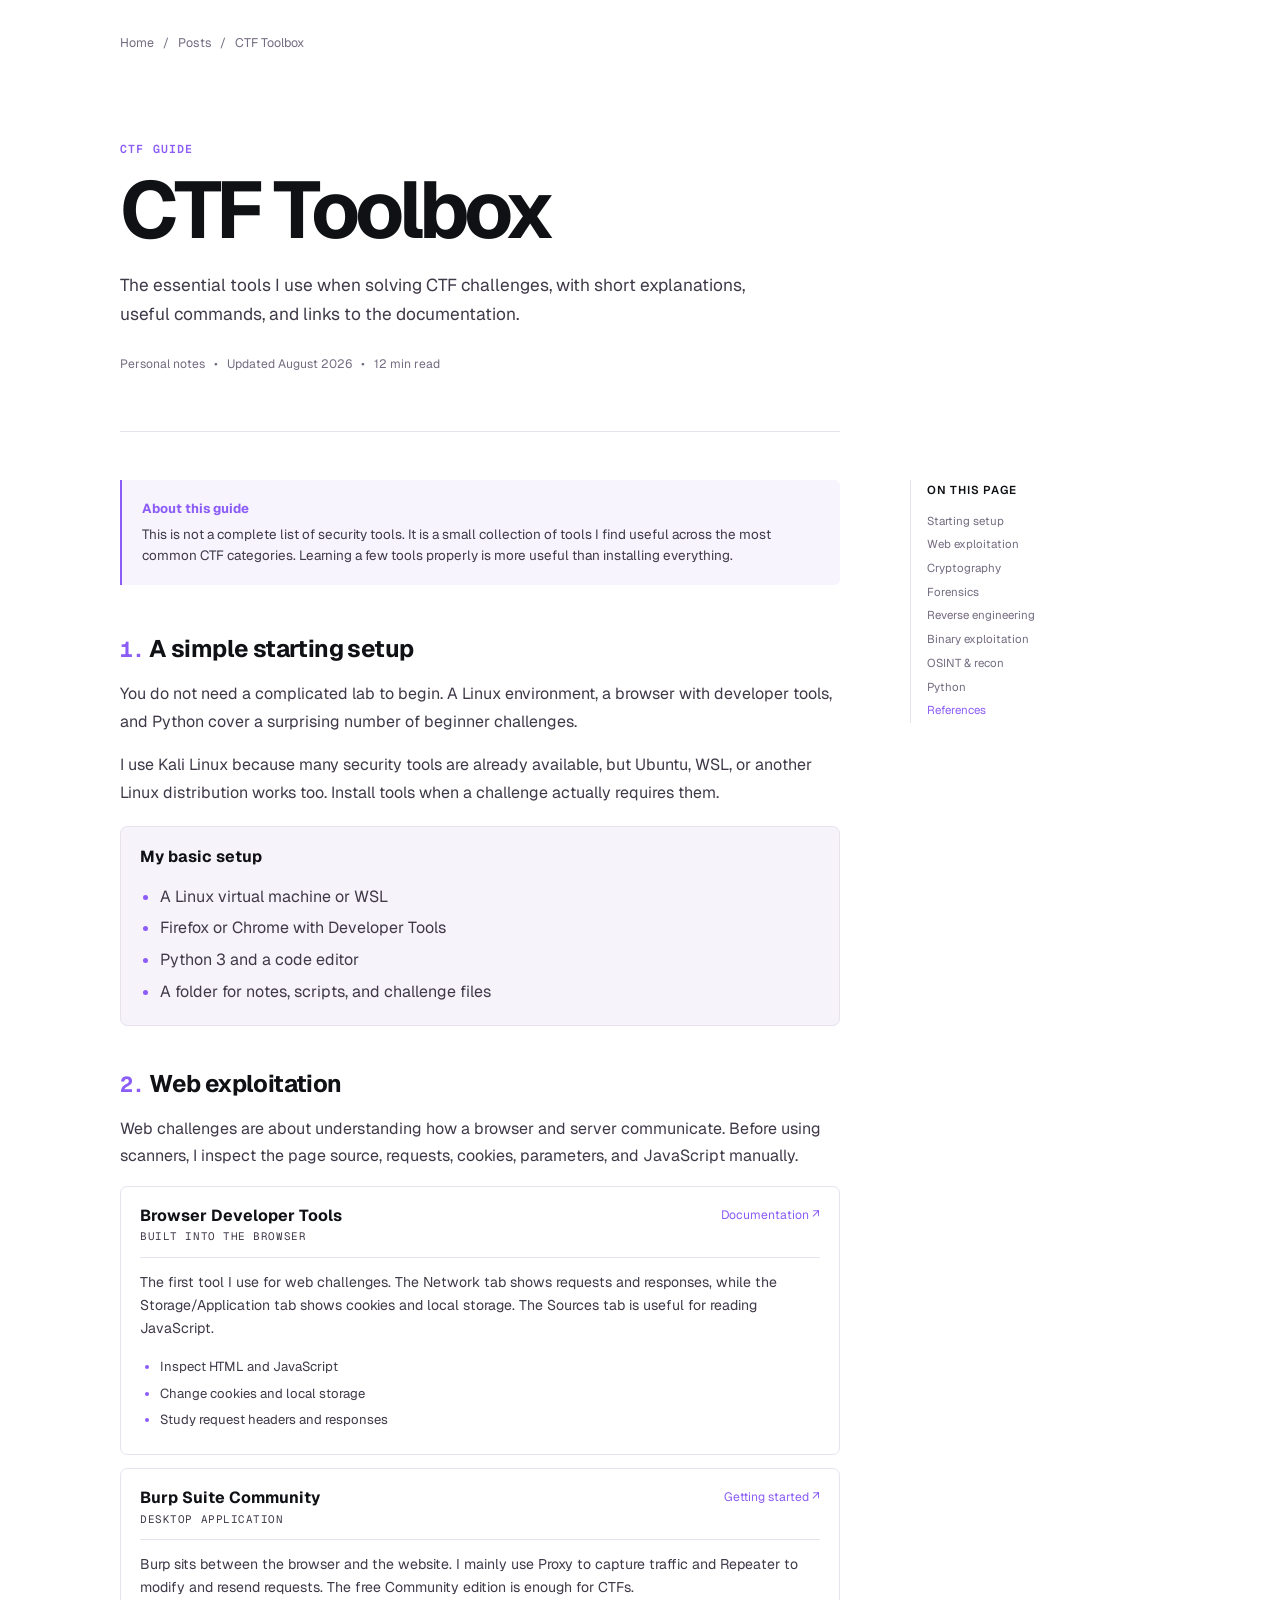
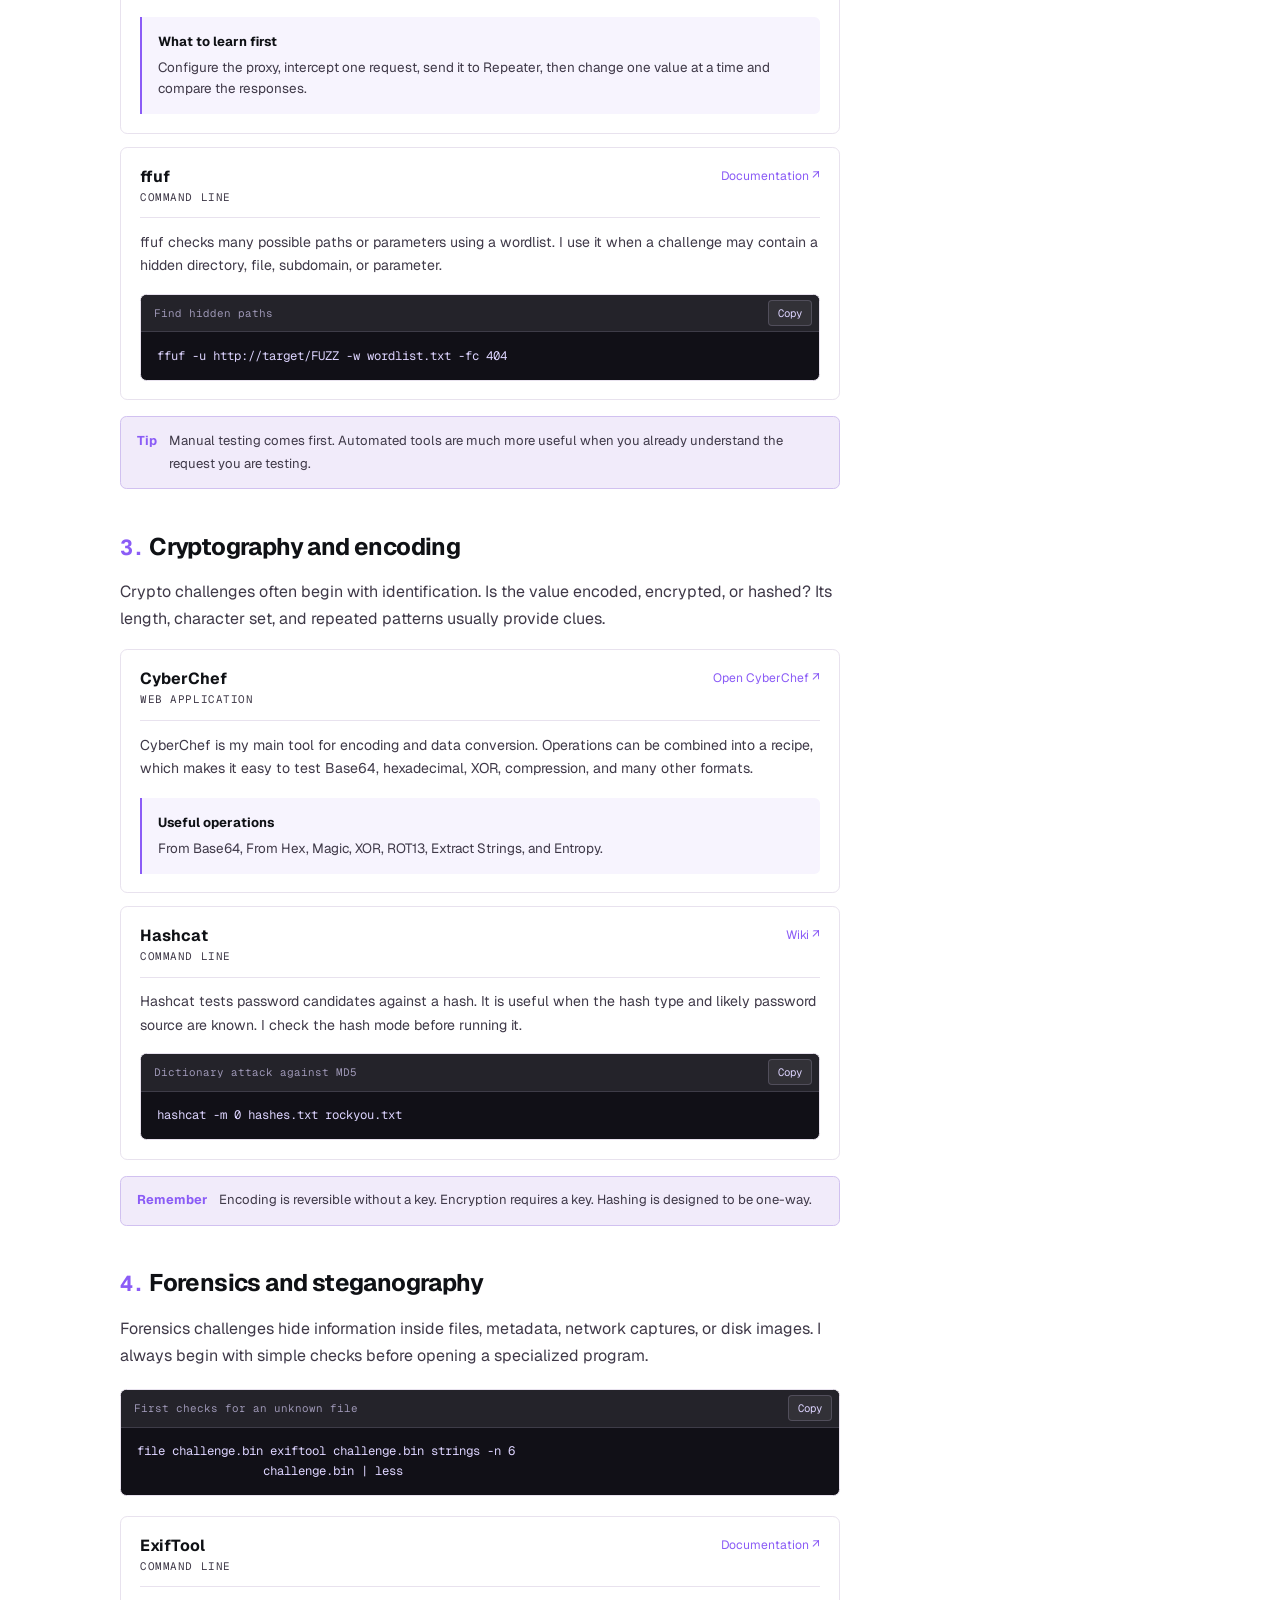
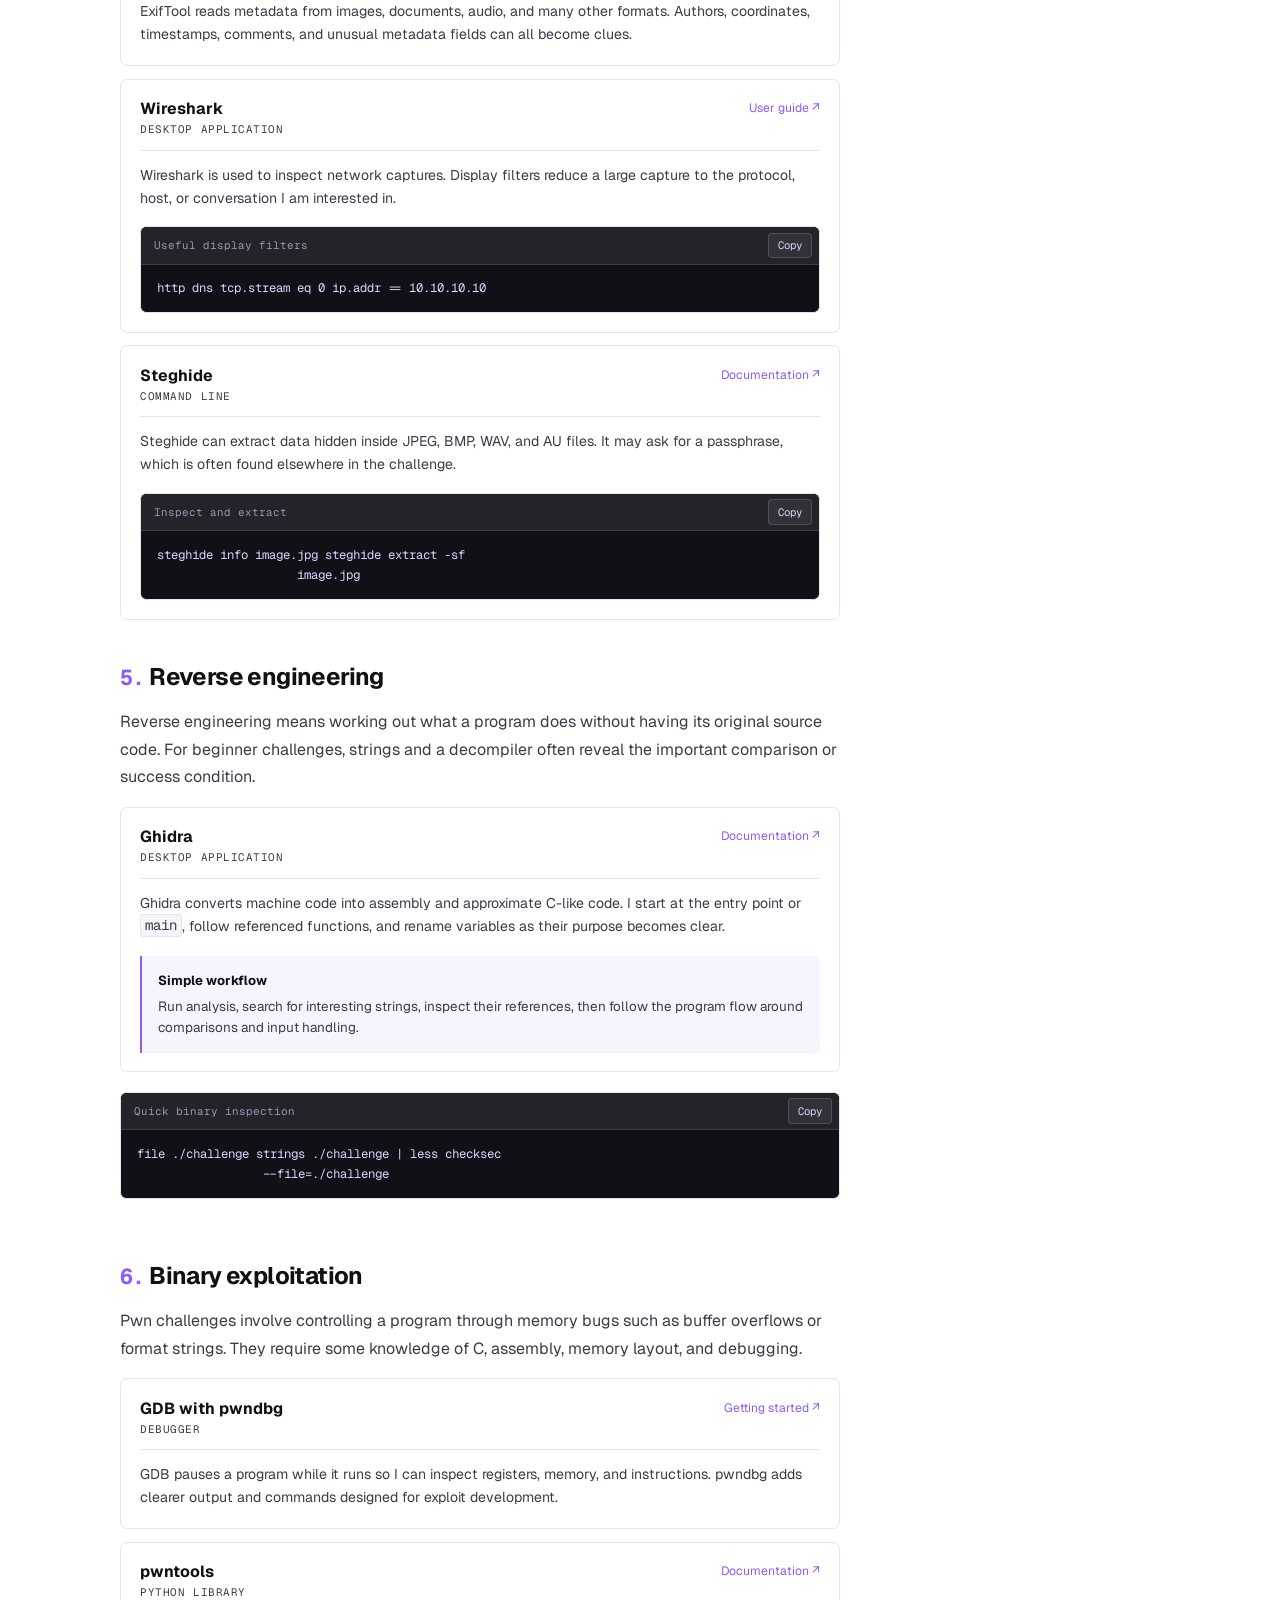
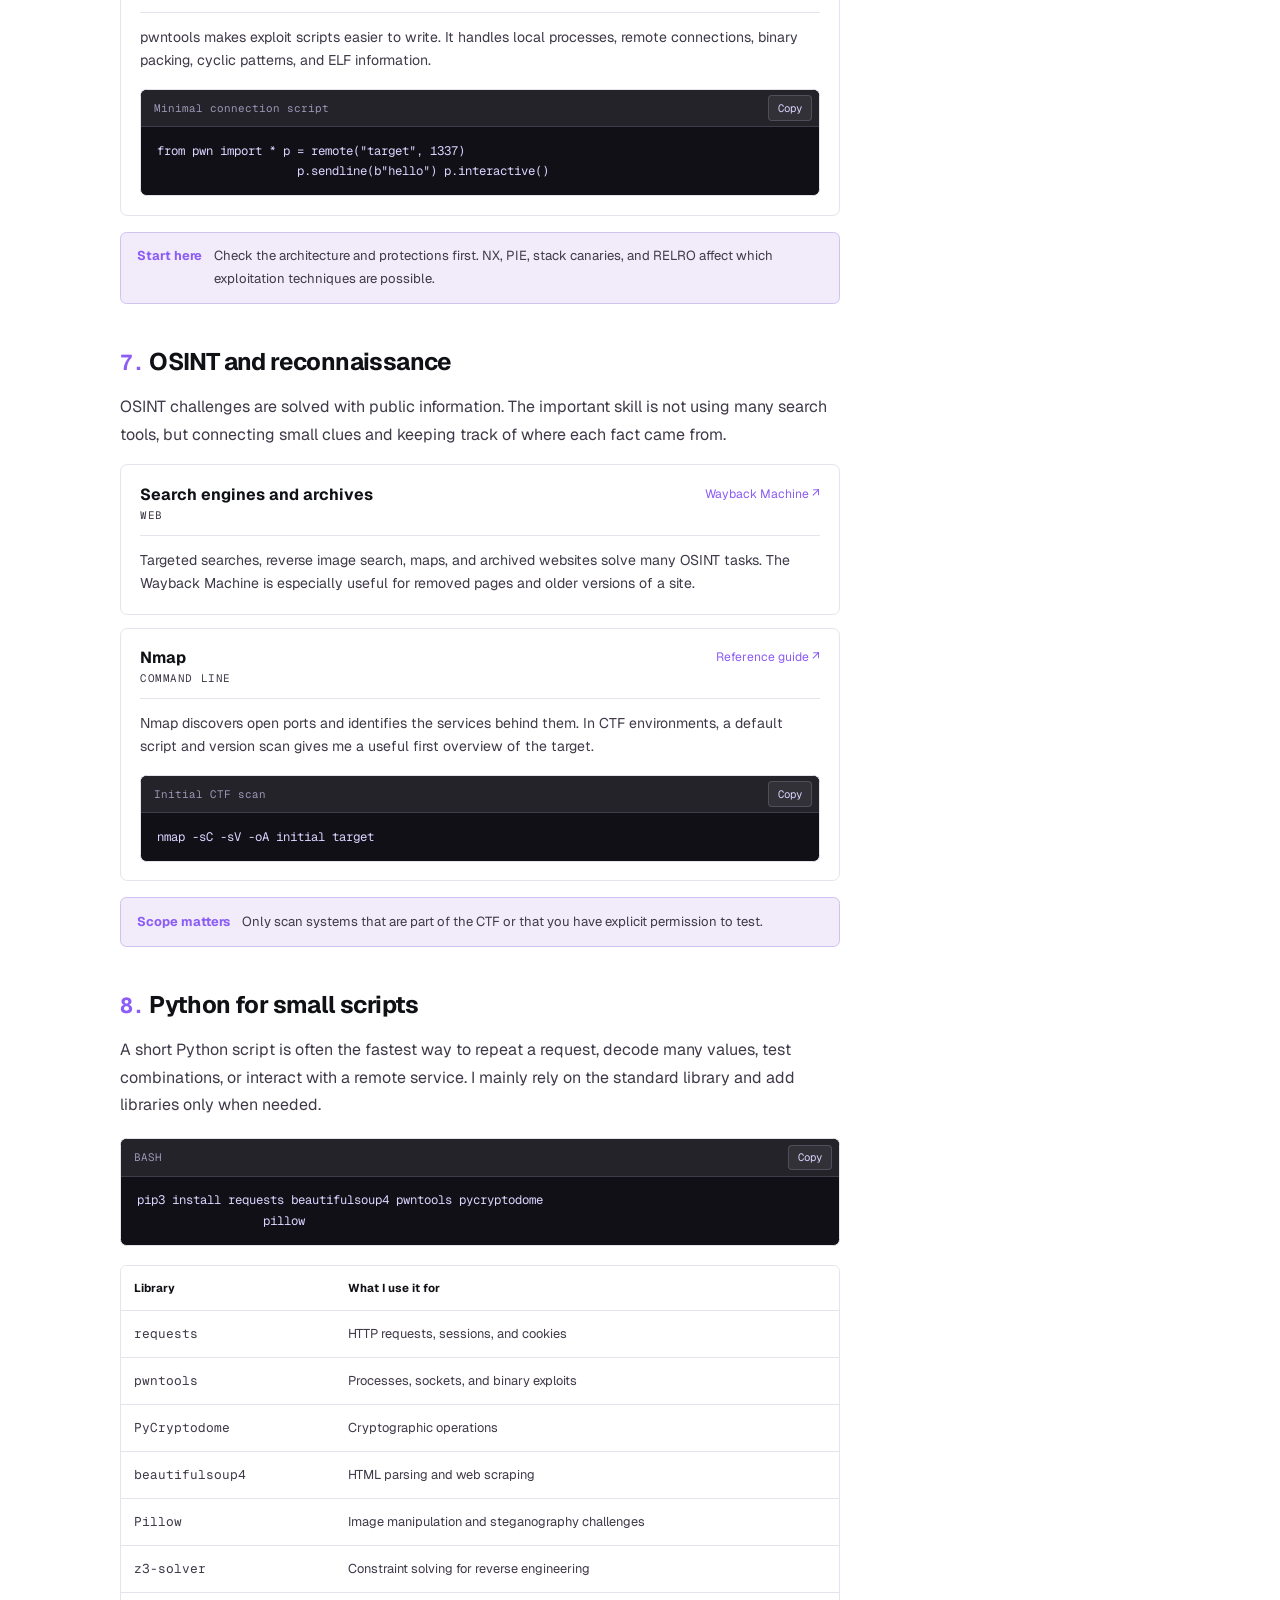
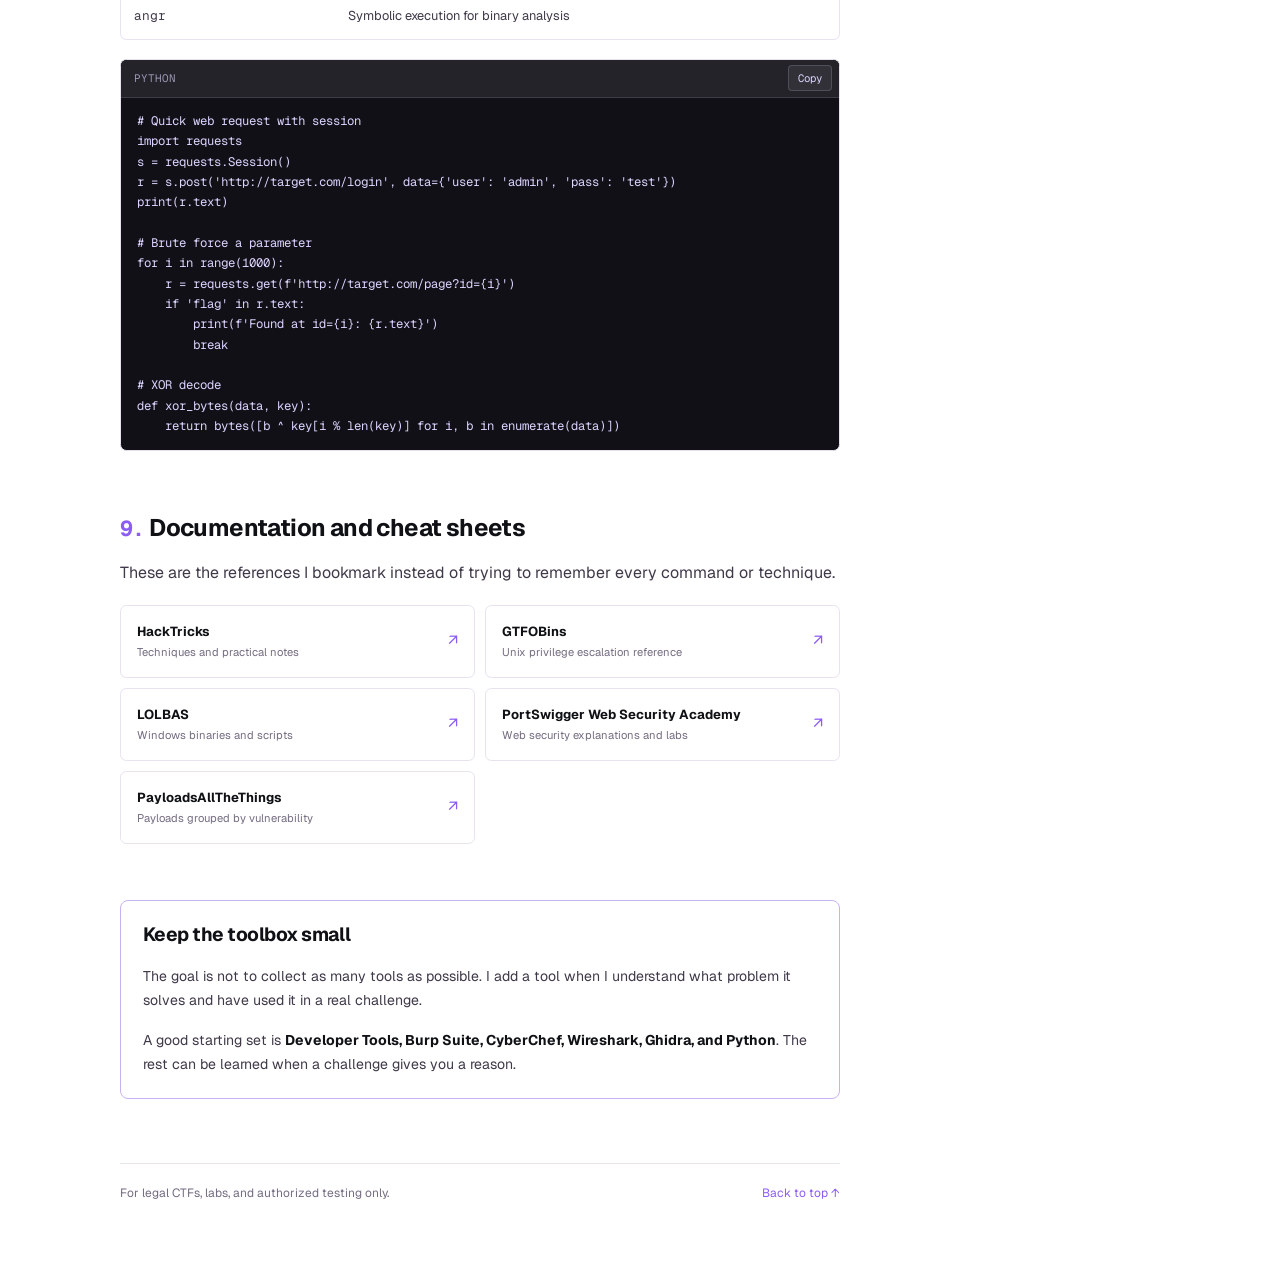
<file: posts/static-malware-analysis.html>
<!doctype html>
<html lang="en">
  <head>
    <meta charset="utf-8" />
    <meta name="viewport" content="width=device-width, initial-scale=1" />
    <meta
      name="description"
      content="A personal guide to the essential tools I use for CTF challenges."
    />
    <title>CTF Toolbox — Essential tools and notes</title>
    <link rel="preconnect" href="https://fonts.googleapis.com" />
    <link rel="preconnect" href="https://fonts.gstatic.com" crossorigin />
    <link
      href="https://fonts.googleapis.com/css2?family=Geist:wght@400;500;600;700&family=Geist+Mono:wght@400;500&display=swap"
      rel="stylesheet"
    />
    <link rel="stylesheet" href="../css/style.css" />
    <link rel="stylesheet" href="../css/ctf.css" />
    <script src="../js/main.js" defer></script>
  </head>
  <body class="ctf-page">
    <a class="ctf-skip" href="#article">Skip to article</a>

    <main class="ctf-container">
      <nav class="ctf-breadcrumb" aria-label="Breadcrumb">
        <a href="../index.html">Home</a><span>/</span
        ><a href="../posts.html">Posts</a><span>/</span><span>CTF Toolbox</span>
      </nav>

      <article class="ctf-article" id="article">
        <header class="ctf-header">
          <p class="ctf-label">CTF GUIDE</p>
          <h1>CTF Toolbox</h1>
          <p class="ctf-lead">
            The essential tools I use when solving CTF challenges, with short
            explanations, useful commands, and links to the documentation.
          </p>
          <div class="ctf-byline">
            <span>Personal notes</span><span>•</span
            ><span>Updated August 2026</span><span>•</span
            ><span>12 min read</span>
          </div>
        </header>

        <div class="ctf-layout">
          <div class="ctf-content">
            <div class="ctf-note ctf-note-intro">
              <strong>About this guide</strong>
              <p>
                This is not a complete list of security tools. It is a small
                collection of tools I find useful across the most common CTF
                categories. Learning a few tools properly is more useful than
                installing everything.
              </p>
            </div>

            <section id="setup">
              <h2><span>1.</span> A simple starting setup</h2>
              <p>
                You do not need a complicated lab to begin. A Linux environment,
                a browser with developer tools, and Python cover a surprising
                number of beginner challenges.
              </p>
              <p>
                I use Kali Linux because many security tools are already
                available, but Ubuntu, WSL, or another Linux distribution works
                too. Install tools when a challenge actually requires them.
              </p>
              <div class="ctf-checklist">
                <p><strong>My basic setup</strong></p>
                <ul>
                  <li>A Linux virtual machine or WSL</li>
                  <li>Firefox or Chrome with Developer Tools</li>
                  <li>Python 3 and a code editor</li>
                  <li>A folder for notes, scripts, and challenge files</li>
                </ul>
              </div>
            </section>

            <section id="web">
              <h2><span>2.</span> Web exploitation</h2>
              <p>
                Web challenges are about understanding how a browser and server
                communicate. Before using scanners, I inspect the page source,
                requests, cookies, parameters, and JavaScript manually.
              </p>

              <div class="ctf-tool">
                <div class="ctf-tool-head">
                  <div>
                    <h3>Browser Developer Tools</h3>
                    <p class="ctf-tool-type">Built into the browser</p>
                  </div>
                  <a
                    href="https://developer.mozilla.org/en-US/docs/Learn_web_development/Howto/Tools_and_setup/What_are_browser_developer_tools"
                    target="_blank"
                    rel="noopener"
                    >Documentation ↗</a
                  >
                </div>
                <p>
                  The first tool I use for web challenges. The Network tab shows
                  requests and responses, while the Storage/Application tab
                  shows cookies and local storage. The Sources tab is useful for
                  reading JavaScript.
                </p>
                <ul>
                  <li>Inspect HTML and JavaScript</li>
                  <li>Change cookies and local storage</li>
                  <li>Study request headers and responses</li>
                </ul>
              </div>

              <div class="ctf-tool">
                <div class="ctf-tool-head">
                  <div>
                    <h3>Burp Suite Community</h3>
                    <p class="ctf-tool-type">Desktop application</p>
                  </div>
                  <a
                    href="https://portswigger.net/burp/documentation/desktop/getting-started"
                    target="_blank"
                    rel="noopener"
                    >Getting started ↗</a
                  >
                </div>
                <p>
                  Burp sits between the browser and the website. I mainly use
                  Proxy to capture traffic and Repeater to modify and resend
                  requests. The free Community edition is enough for CTFs.
                </p>
                <div class="ctf-note">
                  <strong>What to learn first</strong>
                  <p>
                    Configure the proxy, intercept one request, send it to
                    Repeater, then change one value at a time and compare the
                    responses.
                  </p>
                </div>
              </div>

              <div class="ctf-tool">
                <div class="ctf-tool-head">
                  <div>
                    <h3>ffuf</h3>
                    <p class="ctf-tool-type">Command line</p>
                  </div>
                  <a
                    href="https://github.com/ffuf/ffuf"
                    target="_blank"
                    rel="noopener"
                    >Documentation ↗</a
                  >
                </div>
                <p>
                  ffuf checks many possible paths or parameters using a
                  wordlist. I use it when a challenge may contain a hidden
                  directory, file, subdomain, or parameter.
                </p>
                <div class="ctf-code">
                  <div>
                    <span>Find hidden paths</span
                    ><button type="button" data-copy>Copy</button>
                  </div>
                  <code
                    >ffuf -u http://target/FUZZ -w wordlist.txt -fc 404</code
                  >
                </div>
              </div>

              <div class="ctf-tip">
                <strong>Tip</strong>
                <p>
                  Manual testing comes first. Automated tools are much more
                  useful when you already understand the request you are
                  testing.
                </p>
              </div>
            </section>

            <section id="crypto">
              <h2><span>3.</span> Cryptography and encoding</h2>
              <p>
                Crypto challenges often begin with identification. Is the value
                encoded, encrypted, or hashed? Its length, character set, and
                repeated patterns usually provide clues.
              </p>

              <div class="ctf-tool">
                <div class="ctf-tool-head">
                  <div>
                    <h3>CyberChef</h3>
                    <p class="ctf-tool-type">Web application</p>
                  </div>
                  <a
                    href="https://gchq.github.io/CyberChef/"
                    target="_blank"
                    rel="noopener"
                    >Open CyberChef ↗</a
                  >
                </div>
                <p>
                  CyberChef is my main tool for encoding and data conversion.
                  Operations can be combined into a recipe, which makes it easy
                  to test Base64, hexadecimal, XOR, compression, and many other
                  formats.
                </p>
                <div class="ctf-note">
                  <strong>Useful operations</strong>
                  <p>
                    From Base64, From Hex, Magic, XOR, ROT13, Extract Strings,
                    and Entropy.
                  </p>
                </div>
              </div>

              <div class="ctf-tool">
                <div class="ctf-tool-head">
                  <div>
                    <h3>Hashcat</h3>
                    <p class="ctf-tool-type">Command line</p>
                  </div>
                  <a
                    href="https://hashcat.net/wiki/"
                    target="_blank"
                    rel="noopener"
                    >Wiki ↗</a
                  >
                </div>
                <p>
                  Hashcat tests password candidates against a hash. It is useful
                  when the hash type and likely password source are known. I
                  check the hash mode before running it.
                </p>
                <div class="ctf-code">
                  <div>
                    <span>Dictionary attack against MD5</span
                    ><button type="button" data-copy>Copy</button>
                  </div>
                  <code>hashcat -m 0 hashes.txt rockyou.txt</code>
                </div>
              </div>

              <div class="ctf-tip">
                <strong>Remember</strong>
                <p>
                  Encoding is reversible without a key. Encryption requires a
                  key. Hashing is designed to be one-way.
                </p>
              </div>
            </section>

            <section id="forensics">
              <h2><span>4.</span> Forensics and steganography</h2>
              <p>
                Forensics challenges hide information inside files, metadata,
                network captures, or disk images. I always begin with simple
                checks before opening a specialized program.
              </p>

              <div class="ctf-code">
                <div>
                  <span>First checks for an unknown file</span
                  ><button type="button" data-copy>Copy</button>
                </div>
                <code
                  >file challenge.bin exiftool challenge.bin strings -n 6
                  challenge.bin | less</code
                >
              </div>

              <div class="ctf-tool">
                <div class="ctf-tool-head">
                  <div>
                    <h3>ExifTool</h3>
                    <p class="ctf-tool-type">Command line</p>
                  </div>
                  <a href="https://exiftool.org/" target="_blank" rel="noopener"
                    >Documentation ↗</a
                  >
                </div>
                <p>
                  ExifTool reads metadata from images, documents, audio, and
                  many other formats. Authors, coordinates, timestamps,
                  comments, and unusual metadata fields can all become clues.
                </p>
              </div>

              <div class="ctf-tool">
                <div class="ctf-tool-head">
                  <div>
                    <h3>Wireshark</h3>
                    <p class="ctf-tool-type">Desktop application</p>
                  </div>
                  <a
                    href="https://www.wireshark.org/docs/wsug_html_chunked/"
                    target="_blank"
                    rel="noopener"
                    >User guide ↗</a
                  >
                </div>
                <p>
                  Wireshark is used to inspect network captures. Display filters
                  reduce a large capture to the protocol, host, or conversation
                  I am interested in.
                </p>
                <div class="ctf-code">
                  <div>
                    <span>Useful display filters</span
                    ><button type="button" data-copy>Copy</button>
                  </div>
                  <code>http dns tcp.stream eq 0 ip.addr == 10.10.10.10</code>
                </div>
              </div>

              <div class="ctf-tool">
                <div class="ctf-tool-head">
                  <div>
                    <h3>Steghide</h3>
                    <p class="ctf-tool-type">Command line</p>
                  </div>
                  <a
                    href="https://steghide.sourceforge.net/documentation.php"
                    target="_blank"
                    rel="noopener"
                    >Documentation ↗</a
                  >
                </div>
                <p>
                  Steghide can extract data hidden inside JPEG, BMP, WAV, and AU
                  files. It may ask for a passphrase, which is often found
                  elsewhere in the challenge.
                </p>
                <div class="ctf-code">
                  <div>
                    <span>Inspect and extract</span
                    ><button type="button" data-copy>Copy</button>
                  </div>
                  <code
                    >steghide info image.jpg steghide extract -sf
                    image.jpg</code
                  >
                </div>
              </div>
            </section>

            <section id="reverse">
              <h2><span>5.</span> Reverse engineering</h2>
              <p>
                Reverse engineering means working out what a program does
                without having its original source code. For beginner
                challenges, strings and a decompiler often reveal the important
                comparison or success condition.
              </p>

              <div class="ctf-tool">
                <div class="ctf-tool-head">
                  <div>
                    <h3>Ghidra</h3>
                    <p class="ctf-tool-type">Desktop application</p>
                  </div>
                  <a
                    href="https://github.com/NationalSecurityAgency/ghidra/tree/master/GhidraDocs"
                    target="_blank"
                    rel="noopener"
                    >Documentation ↗</a
                  >
                </div>
                <p>
                  Ghidra converts machine code into assembly and approximate
                  C-like code. I start at the entry point or <code>main</code>,
                  follow referenced functions, and rename variables as their
                  purpose becomes clear.
                </p>
                <div class="ctf-note">
                  <strong>Simple workflow</strong>
                  <p>
                    Run analysis, search for interesting strings, inspect their
                    references, then follow the program flow around comparisons
                    and input handling.
                  </p>
                </div>
              </div>

              <div class="ctf-code">
                <div>
                  <span>Quick binary inspection</span
                  ><button type="button" data-copy>Copy</button>
                </div>
                <code
                  >file ./challenge strings ./challenge | less checksec
                  --file=./challenge</code
                >
              </div>
            </section>

            <section id="pwn">
              <h2><span>6.</span> Binary exploitation</h2>
              <p>
                Pwn challenges involve controlling a program through memory bugs
                such as buffer overflows or format strings. They require some
                knowledge of C, assembly, memory layout, and debugging.
              </p>

              <div class="ctf-tool">
                <div class="ctf-tool-head">
                  <div>
                    <h3>GDB with pwndbg</h3>
                    <p class="ctf-tool-type">Debugger</p>
                  </div>
                  <a
                    href="https://pwndbg.re/stable/configuration/"
                    target="_blank"
                    rel="noopener"
                    >Getting started ↗</a
                  >
                </div>
                <p>
                  GDB pauses a program while it runs so I can inspect registers,
                  memory, and instructions. pwndbg adds clearer output and
                  commands designed for exploit development.
                </p>
              </div>

              <div class="ctf-tool">
                <div class="ctf-tool-head">
                  <div>
                    <h3>pwntools</h3>
                    <p class="ctf-tool-type">Python library</p>
                  </div>
                  <a
                    href="https://docs.pwntools.com/en/stable/"
                    target="_blank"
                    rel="noopener"
                    >Documentation ↗</a
                  >
                </div>
                <p>
                  pwntools makes exploit scripts easier to write. It handles
                  local processes, remote connections, binary packing, cyclic
                  patterns, and ELF information.
                </p>
                <div class="ctf-code">
                  <div>
                    <span>Minimal connection script</span
                    ><button type="button" data-copy>Copy</button>
                  </div>
                  <code
                    >from pwn import * p = remote("target", 1337)
                    p.sendline(b"hello") p.interactive()</code
                  >
                </div>
              </div>

              <div class="ctf-tip">
                <strong>Start here</strong>
                <p>
                  Check the architecture and protections first. NX, PIE, stack
                  canaries, and RELRO affect which exploitation techniques are
                  possible.
                </p>
              </div>
            </section>

            <section id="osint">
              <h2><span>7.</span> OSINT and reconnaissance</h2>
              <p>
                OSINT challenges are solved with public information. The
                important skill is not using many search tools, but connecting
                small clues and keeping track of where each fact came from.
              </p>

              <div class="ctf-tool">
                <div class="ctf-tool-head">
                  <div>
                    <h3>Search engines and archives</h3>
                    <p class="ctf-tool-type">Web</p>
                  </div>
                  <a
                    href="https://web.archive.org/"
                    target="_blank"
                    rel="noopener"
                    >Wayback Machine ↗</a
                  >
                </div>
                <p>
                  Targeted searches, reverse image search, maps, and archived
                  websites solve many OSINT tasks. The Wayback Machine is
                  especially useful for removed pages and older versions of a
                  site.
                </p>
              </div>

              <div class="ctf-tool">
                <div class="ctf-tool-head">
                  <div>
                    <h3>Nmap</h3>
                    <p class="ctf-tool-type">Command line</p>
                  </div>
                  <a
                    href="https://nmap.org/book/man.html"
                    target="_blank"
                    rel="noopener"
                    >Reference guide ↗</a
                  >
                </div>
                <p>
                  Nmap discovers open ports and identifies the services behind
                  them. In CTF environments, a default script and version scan
                  gives me a useful first overview of the target.
                </p>
                <div class="ctf-code">
                  <div>
                    <span>Initial CTF scan</span
                    ><button type="button" data-copy>Copy</button>
                  </div>
                  <code>nmap -sC -sV -oA initial target</code>
                </div>
              </div>

              <div class="ctf-tip">
                <strong>Scope matters</strong>
                <p>
                  Only scan systems that are part of the CTF or that you have
                  explicit permission to test.
                </p>
              </div>
            </section>

            <section id="python">
              <h2><span>8.</span> Python for small scripts</h2>
              <p>
                A short Python script is often the fastest way to repeat a
                request, decode many values, test combinations, or interact with
                a remote service. I mainly rely on the standard library and add
                libraries only when needed.
              </p>

              <div class="ctf-code">
                <div>
                  <span>BASH</span><button type="button" data-copy>Copy</button>
                </div>
                <code # Install common CTF libraries
                  >pip3 install requests beautifulsoup4 pwntools pycryptodome
                  pillow</code
                >
              </div>

              <div class="ctf-table-wrap">
                <table>
                  <thead>
                    <tr>
                      <th>Library</th>
                      <th>What I use it for</th>
                    </tr>
                  </thead>
                  <tbody>
                    <tr>
                      <td><code>requests</code></td>
                      <td>HTTP requests, sessions, and cookies</td>
                    </tr>
                    <tr>
                      <td><code>pwntools</code></td>
                      <td>Processes, sockets, and binary exploits</td>
                    </tr>
                    <tr>
                      <td><code>PyCryptodome</code></td>
                      <td>Cryptographic operations</td>
                    </tr>
                                        <tr>
                      <td><code>beautifulsoup4</code></td>
                      <td>HTML parsing and web scraping</td>
                    </tr>
                    
                    <tr>
                      <td><code>Pillow</code></td>
                      <td>Image manipulation and steganography challenges</td>
                                          <tr>
                      <td><code>z3-solver</code></td>
                      <td>Constraint solving for reverse engineering</td>
                                          <tr>
                      <td><code>angr</code></td>
                      <td>Symbolic execution for binary analysis</td>
            
                    </tr>

                    </tr>
                  </tbody>
                </table>
              </div>
              <div class="ctf-code">
                <div>
                  <span>PYTHON</span><button type="button" data-copy>Copy</button>
                </div>
                <code # Quick web request with session
                
                  ># Quick web request with session
import requests
s = requests.Session()
r = s.post('http://target.com/login', data={'user': 'admin', 'pass': 'test'})
print(r.text)

# Brute force a parameter
for i in range(1000):
    r = requests.get(f'http://target.com/page?id={i}')
    if 'flag' in r.text:
        print(f'Found at id={i}: {r.text}')
        break

# XOR decode
def xor_bytes(data, key):
    return bytes([b ^ key[i % len(key)] for i, b in enumerate(data)])</code
                >
              </div>
            </section>

            <section id="references">
              <h2><span>9.</span> Documentation and cheat sheets</h2>
              <p>
                These are the references I bookmark instead of trying to
                remember every command or technique.
              </p>
              <div class="ctf-links">
                <a
                  href="https://book.hacktricks.wiki/"
                  target="_blank"
                  rel="noopener"
                  ><span
                    ><strong>HackTricks</strong
                    ><small>Techniques and practical notes</small></span
                  ><b>↗</b></a
                >
                <a
                  href="https://gtfobins.github.io/"
                  target="_blank"
                  rel="noopener"
                  ><span
                    ><strong>GTFOBins</strong
                    ><small>Unix privilege escalation reference</small></span
                  ><b>↗</b></a
                >
                <a
                  href="https://lolbas-project.github.io/"
                  target="_blank"
                  rel="noopener"
                  ><span
                    ><strong>LOLBAS</strong
                    ><small>Windows binaries and scripts</small></span
                  ><b>↗</b></a
                >
                <a
                  href="https://portswigger.net/web-security"
                  target="_blank"
                  rel="noopener"
                  ><span
                    ><strong>PortSwigger Web Security Academy</strong
                    ><small>Web security explanations and labs</small></span
                  ><b>↗</b></a
                >
                <a
                  href="https://swisskyrepo.github.io/PayloadsAllTheThings/"
                  target="_blank"
                  rel="noopener"
                  ><span
                    ><strong>PayloadsAllTheThings</strong
                    ><small>Payloads grouped by vulnerability</small></span
                  ><b>↗</b></a
                >
              </div>
            </section>

            <section class="ctf-ending">
              <h2>Keep the toolbox small</h2>
              <p>
                The goal is not to collect as many tools as possible. I add a
                tool when I understand what problem it solves and have used it
                in a real challenge.
              </p>
              <p>
                A good starting set is
                <strong
                  >Developer Tools, Burp Suite, CyberChef, Wireshark, Ghidra,
                  and Python</strong
                >. The rest can be learned when a challenge gives you a reason.
              </p>
            </section>
          </div>

          <aside class="ctf-toc" aria-label="Table of contents">
            <p>On this page</p>
            <a href="#setup">Starting setup</a>
            <a href="#web">Web exploitation</a>
            <a href="#crypto">Cryptography</a>
            <a href="#forensics">Forensics</a>
            <a href="#reverse">Reverse engineering</a>
            <a href="#pwn">Binary exploitation</a>
            <a href="#osint">OSINT &amp; recon</a>
            <a href="#python">Python</a>
            <a href="#references">References</a>
          </aside>
        </div>
      </article>

      <footer class="ctf-footer">
        <p>For legal CTFs, labs, and authorized testing only.</p>
        <a href="#article">Back to top ↑</a>
      </footer>
    </main>

    <div class="ctf-toast" role="status" aria-live="polite">
      Copied to clipboard
    </div>
    <script>
      (() => {
        const toast = document.querySelector(".ctf-toast");
        document.querySelectorAll("[data-copy]").forEach((button) => {
          button.addEventListener("click", async () => {
            const value = button
              .closest(".ctf-code")
              .querySelector("code").textContent;
            try {
              await navigator.clipboard.writeText(value);
            } catch (_) {
              const area = document.createElement("textarea");
              area.value = value;
              document.body.append(area);
              area.select();
              document.execCommand("copy");
              area.remove();
            }
            button.textContent = "Copied";
            toast.classList.add("show");
            setTimeout(() => {
              button.textContent = "Copy";
              toast.classList.remove("show");
            }, 1400);
          });
        });

        const links = [...document.querySelectorAll(".ctf-toc a")];
        const sections = links.map((link) => document.querySelector(link.hash));
        const observer = new IntersectionObserver(
          (entries) => {
            entries.forEach((entry) => {
              if (entry.isIntersecting) {
                links.forEach((link) =>
                  link.classList.toggle(
                    "active",
                    link.hash === "#" + entry.target.id,
                  ),
                );
              }
            });
          },
          { rootMargin: "-20% 0px -70% 0px" },
        );
        sections.forEach((section) => section && observer.observe(section));
      })();
    </script>
  </body>
</html>
</file>
<file: css/style.css>
* {
  box-sizing: border-box;
}

:root {
  color-scheme: light;
  --avatar-border: #ffffff;
  --background: #ffffff;
  --surface: #ffffff;
  --surface-soft: #f6f3fa;
  --text: #0f1115;
  --body-text: #3f3948;
  --muted: #746c80;
  --line: #e8e2ee;
  --accent: #8b5cf6;
  --accent-hover: #7042da;
  --terminal: #111017;
  --terminal-text: #ddd4ff;
  --shadow: 0 18px 50px rgba(45, 29, 72, 0.1);
  --header-overlay: rgba(10, 7, 15, 0.28);
}

:root[data-theme="dark"] {
  color-scheme: dark;

  /* Background */
  --background: #1e1e1e;

  /* Cards */
  --surface: #262626;
  --surface-soft: #303030;

  /* Text */
  --text: #f5f5f5;
  --body-text: #d4d4d4;
  --muted: #a1a1aa;

  /* Borders */
  --line: #3a3a3a;

  /* Purple accent */
  --accent: #a970ff;
  --accent-hover: #8b5cf6;

  /* Terminal */
  --terminal: #111111;
  --terminal-text: #e6e6e6;

  --avatar-border: #262626;

  --shadow: 0 18px 50px rgba(0, 0, 0, 0.45);
  --header-overlay: rgba(0, 0, 0, 0.28);
}

html {
  scroll-behavior: smooth;
}

body {
  margin: 0;
  min-height: 100vh;
  background: var(--background);
  color: var(--text);
  font-family: "Geist Variable", "Geist", Arial, sans-serif;
  transition:
    background-color 220ms ease,
    color 220ms ease;
}

a {
  color: inherit;
  text-decoration: none;
}

img {
  display: block;
  max-width: 100%;
}

button,
input,
textarea {
  font: inherit;
}

button {
  color: inherit;
}

.site-header {
  min-height: 58px;
}

.corner-logo,
.theme-button {
  position: fixed;
  top: 18px;
  z-index: 20;
}

.corner-logo {
  left: 22px;
  font-size: 1.3rem;
  font-weight: 700;
}

.theme-button {
  right: 22px;
  display: grid;
  width: 40px;
  height: 40px;
  place-items: center;
  border: 1px solid var(--line);
  border-radius: 50%;
  background: var(--surface);
  box-shadow: 0 5px 18px rgba(20, 22, 28, 0.08);
  cursor: pointer;
  transition:
    transform 180ms ease,
    background-color 220ms ease,
    border-color 220ms ease;
}

.theme-button:hover {
  transform: rotate(12deg) scale(1.06);
}

.theme-button:focus-visible,
button:focus-visible,
a:focus-visible {
  outline: 3px solid color-mix(in srgb, var(--accent) 35%, transparent);
  outline-offset: 3px;
}

.page-shell {
  width: min(980px, calc(100% - 48px));
  margin: 34px auto 70px;
  overflow: hidden;
  border: 1px solid var(--line);
  border-radius: 14px;
  background: var(--surface);
  box-shadow: var(--shadow);
}

.profile-hero {
  background: var(--surface);
}

.cover {
  position: relative;
  height: 290px;
  overflow: hidden;
  background: #17111f;
}

.cover-image {
  width: 100%;
  height: 100%;
  object-fit: cover;
  object-position: center 58%;
  filter: saturate(1.06) contrast(1.04);
}

.cover-overlay {
  position: absolute;
  inset: 0;
  background: linear-gradient(
    to bottom,
    transparent 45%,
    var(--header-overlay)
  );
  pointer-events: none;
}

.profile-top {
  position: relative;
  z-index: 2;
  display: flex;
  align-items: flex-start;
  justify-content: space-between;
  padding: 0 82px;
}

.avatar {
  width: 150px;
  height: 150px;
  margin-top: -82px;
  border: 4px solid var(--avatar-border);
  border-radius: 50%;
  object-fit: cover;
  background: var(--surface-soft);

  box-shadow: 0 10px 30px rgba(0, 0, 0, 0.12);
}

.follow-button {
  margin-top: 20px;
  padding: 10px 22px;
  border-radius: 999px;
  background: var(--accent);
  color: white;
  font-weight: 700;
  transition:
    transform 180ms ease,
    background 180ms ease;
}

.follow-button:hover {
  transform: translateY(-2px);
  background: var(--accent-hover);
}

.profile-copy {
  margin-top: 18px;
  padding: 2px 82px 0;
}

.profile-copy h1 {
  display: flex;
  align-items: center;
  gap: 8px;
  margin: 0;
  font-size: clamp(2rem, 5vw, 3rem);
  line-height: 1;
  letter-spacing: -0.055em;
}

.verified {
  display: inline-flex;
  width: 0.62em;
  height: 0.62em;
  color: var(--accent);
}

.verified svg {
  width: 100%;
  height: 100%;
  fill: currentColor;
}

.verified-check {
  fill: #fff;
}

.tagline {
  margin: 10px 0 4px;
  font-size: 1.02rem;
}

.bio {
  max-width: 720px;
  margin: 0;
  color: var(--body-text);
  line-height: 1.5;
}

.profile-meta {
  display: flex;
  flex-wrap: wrap;
  gap: 14px 20px;
  margin: 18px 0 0;
  padding: 0;
  color: var(--muted);
  list-style: none;
}

.profile-meta a {
  color: var(--accent);
  font-weight: 700;
}

.newsletter {
  width: min(560px, calc(100% - 40px));
  margin: 38px auto 0;
  text-align: center;
}

.newsletter label {
  display: block;
  margin-bottom: 10px;
  font-weight: 500;
}

.newsletter-row {
  display: flex;
  overflow: hidden;
  border: 1px solid var(--line);
  border-radius: 999px;
  background: var(--surface);
}

.newsletter input {
  min-width: 0;
  flex: 1;
  border: 0;
  outline: 0;
  padding: 13px 18px;
  background: transparent;
  color: var(--text);
}

.newsletter button {
  border: 0;
  padding: 0 24px;
  background: var(--accent);
  color: #fff;
  font-weight: 700;
  cursor: pointer;
}

.newsletter small {
  display: block;
  margin-top: 7px;
  color: var(--muted);
}

.tabs {
  display: flex;
  justify-content: center;
  gap: clamp(30px, 8vw, 78px);
  margin-top: 48px;
  border-bottom: 1px solid var(--line);
}

.tabs a {
  position: relative;
  padding: 0 2px 18px;
  color: var(--muted);
  font-weight: 700;
}

.tabs a.active {
  color: var(--text);
}

.tabs a.active::after {
  content: "";
  position: absolute;
  right: 0;
  bottom: -1px;
  left: 0;
  height: 4px;
  background: var(--accent);
}

.feed {
  width: min(760px, 100%);
  margin: 0 auto;
  padding: 42px 24px 80px;
}

.feed-header {
  display: flex;
  align-items: end;
  justify-content: space-between;
  padding: 0 0 20px;
  border-bottom: none;
}

.eyebrow {
  color: var(--accent);
  font-size: 0.76rem;
  font-weight: 700;
  letter-spacing: 0.12em;
  text-transform: uppercase;
}

.feed-header h2 {
  margin: 3px 0 0;
  font-size: 2.25rem;
  line-height: 1;
}

.feed-filter {
  border: 1px solid var(--line);
  border-radius: 999px;
  background: var(--surface);
  padding: 8px 14px;
  color: var(--muted);
  font-weight: 700;
}

.timeline {
  overflow: hidden;
  border: none;
  border-radius: 18px;
  background: transparent;
}

.feed-post {
  display: grid;
  grid-template-columns: 48px minmax(0, 1fr);
  gap: 14px;
  padding: 24px 20px 18px;
  border-bottom: 1px solid var(--line);
  border: 1px solid var(--line);
  border-radius: 18px;
  margin-bottom: 18px;
}

.feed-post:last-child {
  border-bottom: 0;
}

.post-avatar {
  width: 48px;
  height: 48px;
  border: 2px solid var(--text);
  border-radius: 50%;
  object-fit: cover;
  background: var(--surface-soft);
}

.feed-post-content {
  min-width: 0;
}

.feed-post-top {
  display: flex;
  justify-content: space-between;
  gap: 12px;
}

.feed-post-top strong {
  font-size: 0.98rem;
}

.feed-post-top span {
  margin-left: 5px;
  color: var(--muted);
  font-size: 0.9rem;
}

.more-button {
  border: 0;
  background: transparent;
  color: var(--muted);
  cursor: pointer;
  letter-spacing: 0.12em;
}

.feed-text {
  margin: 8px 0 14px;
  color: var(--body-text);
  line-height: 1.58;
}

.feed-preview {
  display: block;
  overflow: hidden;
  border: 1px solid var(--line);
  border-radius: 16px;
  background: var(--surface);
  transition:
    transform 180ms ease,
    border-color 180ms ease,
    box-shadow 180ms ease;
}

.feed-preview:hover {
  transform: translateY(-2px);
  border-color: var(--line);
  box-shadow: 0 10px 24px rgba(0, 0, 0, 0.08);
  background: color-mix(in srgb, var(--surface) 92%, white 8%);
}

:root[data-theme="dark"] .feed-preview:hover {
  background: color-mix(in srgb, var(--surface) 92%, white 4%);
  border-color: #3d3d3d;
  box-shadow: 0 10px 24px rgba(0, 0, 0, 0.18);
}

.feed-preview-image {
  display: grid;
  min-height: 215px;
  place-items: center;
  padding: 24px;
  color: var(--terminal-text);
  font-family: ui-monospace, SFMono-Regular, Consolas, monospace;
  line-height: 1.85;
}

.preview-malware {
  background:
    radial-gradient(
      circle at 28% 24%,
      rgba(169, 112, 255, 0.12),
      transparent 36%
    ),
    var(--terminal);
}

.preview-network {
  background:
    repeating-linear-gradient(
      90deg,
      transparent 0 27px,
      rgba(139, 92, 246, 0.12) 28px 29px
    ),
    var(--terminal);
}

.preview-linux {
  background:
    radial-gradient(
      circle at 70% 20%,
      rgba(111, 76, 255, 0.3),
      transparent 35%
    ),
    var(--terminal);
}

.feed-preview-copy {
  padding: 14px 16px 16px;
}

.preview-domain {
  color: var(--muted);
  font-size: 0.78rem;
}

.feed-preview-copy h3 {
  margin: 4px 0 5px;
  font-size: 1.08rem;
  line-height: 1.25;
}

.feed-preview-copy p {
  margin: 0;
  color: var(--muted);
  font-size: 0.9rem;
  line-height: 1.45;
}

.read-article {
  display: inline-flex;
  align-items: center;
  gap: 6px;
  margin-top: 12px;
  color: var(--accent);
  font-weight: 700;
}

.feed-preview:hover .read-article {
  gap: 10px;
}

.post-actions {
  display: flex;
  justify-content: space-between;
  max-width: 390px;
  margin-top: 12px;
}

.post-actions button {
  border: 0;
  background: transparent;
  color: var(--muted);
  cursor: pointer;
  padding: 5px 0;
}

.post-actions button:hover {
  color: var(--accent);
}

.article-shell {
  width: min(840px, calc(100% - 32px));
  margin: 34px auto 70px;
}

.article-card {
  overflow: hidden;
  border: 1px solid var(--line);
  border-radius: 18px;
  background: var(--surface);
  box-shadow: var(--shadow);
}

.article-cover {
  position: relative;
  height: 270px;
  overflow: hidden;
  background: var(--terminal);
}

.article-cover img {
  width: 100%;
  height: 100%;
  object-fit: cover;
}

.article-cover::after {
  content: "";
  position: absolute;
  inset: 0;
  background: linear-gradient(to bottom, transparent 35%, rgba(7, 5, 10, 0.5));
}

.article-content {
  padding: clamp(28px, 6vw, 64px);
}

.back-link {
  display: inline-flex;
  gap: 8px;
  margin-bottom: 28px;
  color: var(--accent);
  font-weight: 700;
}

.article-author {
  display: flex;
  align-items: center;
  gap: 12px;
  margin-bottom: 22px;
}

.article-author img {
  width: 46px;
  height: 46px;
  border: 2px solid var(--text);
  border-radius: 50%;
  object-fit: cover;
  background: var(--surface-soft);
}

.article-author span {
  color: var(--muted);
  font-size: 0.9rem;
}

.article-content h1 {
  max-width: 760px;
  margin: 0;
  font-size: clamp(2.2rem, 7vw, 4.6rem);
  line-height: 0.98;
  letter-spacing: -0.055em;
}

.article-deck {
  margin: 20px 0 28px;
  color: var(--muted);
  font-size: 1.15rem;
  line-height: 1.55;
}

.article-meta {
  display: flex;
  flex-wrap: wrap;
  gap: 12px 18px;
  margin-bottom: 38px;
  padding-bottom: 22px;
  border-bottom: 1px solid var(--line);
  color: var(--muted);
  font-size: 0.9rem;
}

.article-body {
  color: var(--body-text);
  font-size: 1.08rem;
  line-height: 1.78;
}

.article-body h2 {
  margin: 42px 0 12px;
  color: var(--text);
  font-size: 1.65rem;
  line-height: 1.2;
}

.article-body p {
  margin: 0 0 20px;
}

.article-body ul {
  margin: 0 0 24px;
  padding-left: 22px;
}

.article-body li {
  margin-bottom: 9px;
}

.code-block {
  position: relative;
  margin: 26px 0;
  overflow: hidden;
  border: 1px solid var(--line);
  border-radius: 14px;
  background: var(--terminal);
}

.code-block pre {
  margin: 0;
  overflow-x: auto;
  padding: 24px;
  color: var(--terminal-text);
  font-family: ui-monospace, SFMono-Regular, Consolas, monospace;
  font-size: 0.92rem;
  line-height: 1.7;
}

.copy-code {
  position: absolute;
  top: 10px;
  right: 10px;
  border: 1px solid rgba(255, 255, 255, 0.16);
  border-radius: 999px;
  background: rgba(255, 255, 255, 0.08);
  color: #fff;
  padding: 7px 10px;
  cursor: pointer;
}

.article-image {
  margin: 28px 0;
  overflow: hidden;
  border: 1px solid var(--line);
  border-radius: 14px;
  cursor: zoom-in;
}

.article-image img {
  width: 100%;
}

.article-image figcaption {
  padding: 10px 14px;
  color: var(--muted);
  font-size: 0.85rem;
}

.article-tags {
  display: flex;
  flex-wrap: wrap;
  gap: 8px;
  margin-top: 34px;
}

.article-tags span {
  border: 1px solid var(--line);
  border-radius: 999px;
  background: var(--surface-soft);
  padding: 7px 11px;
  color: var(--muted);
  font-size: 0.8rem;
  font-weight: 650;
}

.article-actions {
  display: flex;
  flex-wrap: wrap;
  gap: 12px;
  margin-top: 30px;
}

.action-button {
  border: 1px solid var(--line);
  border-radius: 999px;
  background: var(--surface);
  padding: 10px 15px;
  color: var(--text);
  cursor: pointer;
  font-weight: 650;
}

.action-button:hover {
  border-color: var(--accent);
  color: var(--accent);
}

.article-pagination {
  display: grid;
  grid-template-columns: 1fr 1fr;
  gap: 16px;
  margin-top: 42px;
  padding-top: 26px;
  border-top: 1px solid var(--line);
}

.article-pagination a {
  border: 1px solid var(--line);
  border-radius: 14px;
  padding: 16px;
}

.article-pagination a:hover {
  border-color: var(--accent);
}

.article-pagination small {
  display: block;
  margin-bottom: 5px;
  color: var(--muted);
}

.lightbox {
  position: fixed;
  inset: 0;
  z-index: 100;
  display: none;
  place-items: center;
  padding: 24px;
  background: rgba(0, 0, 0, 0.84);
}

.lightbox.open {
  display: grid;
}

.lightbox img {
  max-width: min(1100px, 95vw);
  max-height: 88vh;
  border-radius: 12px;
}

.lightbox-close {
  position: fixed;
  top: 20px;
  right: 24px;
  border: 0;
  background: transparent;
  color: #fff;
  font-size: 2rem;
  cursor: pointer;
}

.site-footer {
  border-top: 1px solid var(--line);
  padding: 24px 20px;
  color: var(--muted);
  text-align: center;
}

@media (max-width: 760px) {
  .page-shell {
    width: min(100% - 20px, 980px);
    margin-top: 14px;
    border-radius: 10px;
  }

  .cover {
    height: 215px;
  }

  .cover-image {
    object-position: center;
  }

  .profile-top,
  .profile-copy {
    padding-right: 22px;
    padding-left: 22px;
  }

  .avatar {
    width: 120px;
    height: 120px;
    margin-top: -60px;
  }

  .feed {
    padding-right: 10px;
    padding-left: 10px;
  }

  .tabs {
    justify-content: space-between;
    gap: 10px;
    padding: 0 16px;
  }

  .article-pagination {
    grid-template-columns: 1fr;
  }
}

@media (max-width: 520px) {
  .profile-meta {
    display: grid;
    gap: 10px;
  }

  .newsletter-row {
    border-radius: 16px;
  }

  .newsletter button {
    padding: 0 16px;
  }

  .feed-post {
    grid-template-columns: 40px minmax(0, 1fr);
    padding-right: 14px;
    padding-left: 14px;
  }

  .post-avatar {
    width: 40px;
    height: 40px;
  }
}

/*
Pagination rule:
- Page 1: current page + Next
- Middle pages: Previous + current page + Next
- Final page: Previous + current page
*/

.eyebrow {
  display: block;
  margin-bottom: 14px;
}

.feed-header h2 {
  margin: 0;
}

.page-navigation {
  display: grid;
  grid-template-columns: 64px minmax(150px, auto) 64px;
  align-items: center;
  justify-content: center;
  gap: clamp(24px, 7vw, 72px);
  margin: 38px 0 4px;
  padding: 10px 0;
}

.page-arrow {
  display: grid;
  width: 56px;
  height: 56px;
  place-items: center;
  border-radius: 50%;
  color: var(--text);
  font-size: 3rem;
  font-weight: 300;
  line-height: 1;
  transition:
    color 180ms ease,
    background-color 180ms ease,
    transform 180ms ease;
}

.page-arrow:hover {
  background: var(--surface-soft);
  color: var(--accent);
  transform: scale(1.06);
}

.page-arrow[hidden] {
  display: block;
  visibility: hidden;
  pointer-events: none;
}

.page-status {
  color: var(--text);
  font-size: 1.05rem;
  font-weight: 500;
  text-align: center;
  white-space: nowrap;
}

.preview-phishing {
  background:
    radial-gradient(
      circle at 22% 24%,
      rgba(139, 92, 246, 0.3),
      transparent 38%
    ),
    var(--terminal);
}

.preview-python {
  background:
    repeating-linear-gradient(
      0deg,
      transparent 0 25px,
      rgba(139, 92, 246, 0.11) 26px
    ),
    var(--terminal);
}

.preview-intel {
  background:
    linear-gradient(135deg, rgba(139, 92, 246, 0.2), transparent 46%),
    var(--terminal);
}

@media (max-width: 520px) {
  .page-navigation {
    grid-template-columns: 46px minmax(120px, auto) 46px;
    gap: 18px;
  }

  .page-arrow {
    width: 46px;
    height: 46px;
    font-size: 2.5rem;
  }

  .page-status {
    font-size: 0.98rem;
  }
}

.post-actions button {
  display: inline-flex;
  align-items: center;
  gap: 6px;
  transition:
    color 160ms ease,
    transform 160ms ease;
}

.post-actions button:hover {
  transform: translateY(-1px);
}

.post-actions button.active,
.post-actions button[aria-pressed="true"] {
  color: var(--accent);
}

.like-button.active .action-icon {
  animation: heart-pop 220ms ease;
}

.repost-button.active .action-icon {
  animation: repost-spin 260ms ease;
}

@keyframes heart-pop {
  0% {
    transform: scale(0.75);
  }
  65% {
    transform: scale(1.28);
  }
  100% {
    transform: scale(1);
  }
}

@keyframes repost-spin {
  from {
    transform: rotate(-35deg);
  }
  to {
    transform: rotate(0);
  }
}

@media (prefers-reduced-motion: reduce) {
  .like-button.active .action-icon,
  .repost-button.active .action-icon {
    animation: none;
  }
}

.links-trigger {
  border: 0;
  background: transparent;
  color: var(--accent);
  padding: 0;
  cursor: pointer;
  font-weight: 700;
}

.links-trigger:hover {
  text-decoration: underline;
}

.links-modal {
  position: fixed;
  inset: 0;
  z-index: 100;
  display: none;
  place-items: center;
  padding: 20px;
}

.links-modal.open {
  display: grid;
}

.links-modal-backdrop {
  position: absolute;
  inset: 0;
  background: rgba(8, 6, 12, 0.65);
  backdrop-filter: blur(8px);
}

.links-modal-card {
  position: relative;
  z-index: 1;
  width: min(380px, 92%);
  border: 1px solid var(--line);
  border-radius: 20px;
  background: var(--surface);
  box-shadow: var(--shadow);
  padding: 20px;
  animation: links-modal-in 180ms ease;
}

.links-modal-header {
  display: flex;
  align-items: flex-start;
  justify-content: space-between;
  gap: 20px;
  margin-bottom: 20px;
}

.links-modal-header h2 {
  margin: 6px 0 0;
  font-size: 2rem;
  line-height: 1;
}

.links-modal-close {
  display: grid;
  width: 38px;
  height: 38px;
  place-items: center;
  border: 1px solid var(--line);
  border-radius: 50%;
  background: var(--surface-soft);
  color: var(--text);
  cursor: pointer;
  font-size: 1.5rem;
}

.links-list {
  display: grid;
  gap: 8px;
}

.links-item {
  display: flex;
  align-items: center;
  justify-content: space-between;
  gap: 18px;
  border: 1px solid var(--line);
  border-radius: 14px;
  padding: 12px 14px;
  background: var(--surface);
  transition:
    transform 160ms ease,
    border-color 160ms ease,
    background-color 160ms ease;
}

.links-item:hover {
  transform: translateY(-2px);
  border-color: var(--accent);
  background: var(--surface-soft);
}

.links-item strong,
.links-item small {
  display: block;
}

.links-item small {
  margin-top: 3px;
  color: var(--muted);
}

@keyframes links-modal-in {
  from {
    opacity: 0;
    transform: translateY(10px) scale(0.98);
  }

  to {
    opacity: 1;
    transform: translateY(0) scale(1);
  }
}

@media (prefers-reduced-motion: reduce) {
  .links-modal-card {
    animation: none;
  }
}

.follow-button {
  transition:
    background-color 0.2s ease,
    color 0.2s ease,
    transform 0.15s ease;
}

.follow-button:active {
  transform: scale(0.97);
}

/* ---------------------------------
   Functional profile tabs
---------------------------------- */

.tab-panel {
  display: none;
}

.tab-panel.active {
  display: block;
  animation: tab-panel-in 180ms ease;
}

@keyframes tab-panel-in {
  from {
    opacity: 0;
    transform: translateY(5px);
  }

  to {
    opacity: 1;
    transform: translateY(0);
  }
}

.tabs a {
  cursor: pointer;
}

/* ---------------------------------
   Projects, About and Now sections
---------------------------------- */

.content-section {
  width: min(760px, 100%);
  margin: 0 auto;
  padding: 54px 24px 80px;
}

.project-grid {
  display: grid;
  gap: 16px;
}

.project-card {
  display: grid;
  grid-template-columns: minmax(0, 1fr) auto;
  gap: 18px;
  align-items: start;
  border: 1px solid var(--line);
  border-radius: 18px;
  background: var(--surface);
  padding: 22px;
  transition:
    transform 170ms ease,
    border-color 170ms ease,
    background-color 170ms ease;
}

.project-card:hover {
  transform: translateY(-2px);
  border-color: var(--accent);
  background: var(--surface-soft);
}

.project-card h3 {
  margin: 0 0 7px;
  font-size: 1.25rem;
}

.project-card p {
  margin: 0;
  color: var(--muted);
  line-height: 1.55;
}

.project-card-arrow {
  color: var(--accent);
  font-size: 1.25rem;
}

.project-tags {
  display: flex;
  flex-wrap: wrap;
  gap: 7px;
  margin-top: 14px;
}

.project-tags span,
.about-chip {
  border: 1px solid var(--line);
  border-radius: 999px;
  background: var(--surface-soft);
  padding: 6px 10px;
  color: var(--muted);
  font-size: 0.78rem;
  font-weight: 650;
}

.about-layout {
  display: grid;
  grid-template-columns: minmax(0, 1.45fr) minmax(220px, 0.75fr);
  gap: 22px;
}

.about-card,
.now-card {
  border: 1px solid var(--line);
  border-radius: 18px;
  background: var(--surface);
  padding: 24px;
}

.about-card h3,
.now-card h3 {
  margin: 0 0 12px;
  font-size: 1.18rem;
}

.about-card p {
  margin: 0 0 15px;
  color: var(--body-text);
  line-height: 1.7;
}

.about-card p:last-child {
  margin-bottom: 0;
}

.about-chips {
  display: flex;
  flex-wrap: wrap;
  gap: 8px;
}

.now-grid {
  display: grid;
  grid-template-columns: repeat(2, minmax(0, 1fr));
  gap: 16px;
}

.now-label {
  display: block;
  margin-bottom: 9px;
  color: var(--accent);
  font-size: 0.76rem;
  font-weight: 750;
  letter-spacing: 0.12em;
  text-transform: uppercase;
}

.now-card p {
  margin: 0;
  color: var(--body-text);
  line-height: 1.6;
}

.now-updated {
  margin-top: 20px;
  color: var(--muted);
  font-size: 0.86rem;
}

/* Prevent the final feed card from keeping an unwanted bottom border */
.feed-post:last-child {
  border-bottom: 1px solid var(--line);
}

@media (max-width: 760px) {
  .content-section {
    padding-right: 18px;
    padding-left: 18px;
  }

  .about-layout,
  .now-grid {
    grid-template-columns: 1fr;
  }
}

@media (max-width: 520px) {
  .project-card {
    grid-template-columns: 1fr;
  }

  .project-card-arrow {
    display: none;
  }
}

.section-description {
  max-width: 680px;
  margin: 18px 0 36px;
  color: var(--body-text);
  font-size: 1.04rem;
  line-height: 1.65;
}

.feed,
.content-section {
  width: min(760px, 100%);
  margin: 0 auto;
  padding: 42px 24px 80px;
}

@media (max-width: 760px) {
  .feed,
  .content-section {
    padding-right: 10px;
    padding-left: 10px;
  }
}

.article-note {
  margin: 2rem 0;
  padding: 1.25rem 1.5rem;

  background: var(--surface-soft);
  border: 1px solid var(--line);
  border-left: 4px solid var(--accent);

  border-radius: 14px;
}

.article-note strong {
  display: block;
  margin-bottom: 0.6rem;

  color: var(--heading);
  font-size: 0.95rem;
  font-weight: 700;
}

.article-note p {
  margin: 0;
  color: var(--body-text);
  line-height: 1.7;
}

/* ---------------------------------
   Prism syntax highlighting
---------------------------------- */

.code-block {
  margin: 2rem 0;
  overflow: hidden;
  border: 1px solid var(--line);
  border-radius: 16px;
  background: #1e1e1e;
}

.code-block pre[class*="language-"] {
  margin: 0;
  padding: 22px;
  overflow-x: auto;
  background: transparent;
  font-size: 0.92rem;
  line-height: 1.7;
}

.code-block code[class*="language-"] {
  font-family: "JetBrains Mono", "Cascadia Code", Consolas, monospace;
}

.copy-code {
  position: absolute;
  top: 10px;
  right: 10px;

  padding: 4px 10px;

  border: 1px solid rgba(255, 255, 255, 0.12);
  border-radius: 8px;

  background: rgba(255, 255, 255, 0.06);
  color: #d1d5db;

  font-size: 0.8rem;
  font-weight: 500;

  cursor: pointer;
  transition: all 0.2s ease;
}

.copy-code:hover {
  background: rgba(255, 255, 255, 0.12);
  color: white;
}

/* Crypto thumbnail: fill the entire preview area */
.feed-preview-image.preview-image {
  display: block;
  min-height: 215px;
  height: 215px;
  padding: 0;
  overflow: hidden;
  background: transparent;
}

.feed-preview-image.preview-image .preview-thumbnail {
  display: block;
  width: 100%;
  height: 100%;
  max-width: none;
  object-fit: cover;
  object-position: center;
}
</file>
<file: css/ctf.css>
/* CTF article styles — scoped so the rest of the site is unaffected. */
.ctf-page {
  --ctf-bg: var(--background);
  --ctf-panel: var(--surface);
  --ctf-panel-soft: var(--surface-soft);
  --ctf-text: var(--text);
  --ctf-body: var(--body-text);
  --ctf-muted: var(--muted);
  --ctf-border: var(--line);
  --ctf-purple: var(--accent);
  --ctf-purple-hover: var(--accent-hover);
  --ctf-terminal: var(--terminal);
  --ctf-terminal-text: var(--terminal-text);
  margin: 0;
  min-height: 100vh;
  color: var(--ctf-text);
  background: var(--ctf-bg);
  font-family: "Geist", system-ui, sans-serif;
  font-size: 16px;
  line-height: 1.72;
}
.ctf-page *,
.ctf-page *::before,
.ctf-page *::after {
  box-sizing: border-box;
}
.ctf-page a {
  color: inherit;
}
.ctf-page button {
  font: inherit;
}
.ctf-page code {
  font-family: "Geist Mono", monospace;
}
.ctf-skip {
  position: fixed;
  left: 1rem;
  top: 1rem;
  z-index: 99;
  padding: 0.55rem 0.8rem;
  border-radius: 0.35rem;
  color: #fff;
  background: var(--ctf-purple);
  transform: translateY(-180%);
}
.ctf-skip:focus {
  transform: none;
}
.ctf-container {
  width: min(1040px, calc(100% - 2rem));
  margin: auto;
  padding: 2rem 0 4rem;
}
.ctf-breadcrumb {
  display: flex;
  gap: 0.55rem;
  align-items: center;
  color: var(--ctf-muted);
  font-size: 0.78rem;
}
.ctf-breadcrumb a {
  text-decoration: none;
}
.ctf-breadcrumb a:hover {
  color: var(--ctf-purple);
}
.ctf-header {
  max-width: 720px;
  padding: 5.5rem 0 3.5rem;
  border-bottom: 1px solid var(--ctf-border);
}
.ctf-label {
  margin: 0 0 0.8rem;
  color: var(--ctf-purple);
  font:
    600 0.72rem/1.4 "Geist Mono",
    monospace;
  letter-spacing: 0.1em;
  text-transform: uppercase;
}
.ctf-header h1 {
  margin: 0;
  font-size: clamp(2.8rem, 8vw, 5rem);
  line-height: 1;
  letter-spacing: -0.055em;
}
.ctf-lead {
  max-width: 650px;
  margin: 1.3rem 0 0;
  color: var(--ctf-body);
  font-size: 1.08rem;
  line-height: 1.65;
}
.ctf-byline {
  display: flex;
  flex-wrap: wrap;
  gap: 0.55rem;
  margin-top: 1.6rem;
  color: var(--ctf-muted);
  font-size: 0.76rem;
}
.ctf-layout {
  display: grid;
  grid-template-columns: minmax(0, 720px) 190px;
  gap: 70px;
  align-items: start;
  padding-top: 3rem;
}
.ctf-content > section {
  padding-top: 2.6rem;
  scroll-margin-top: 1rem;
}
.ctf-content > section:first-of-type {
  padding-top: 3rem;
}
.ctf-content h2 {
  margin: 0 0 1rem;
  color: var(--ctf-text);
  font-size: 1.5rem;
  line-height: 1.3;
  letter-spacing: -0.025em;
}
.ctf-content h2 span {
  color: var(--ctf-purple);
  font-family: "Geist Mono", monospace;
  font-size: 0.9em;
}
.ctf-content p {
  margin: 0 0 1rem;
  color: var(--ctf-body);
}
.ctf-content strong {
  color: var(--ctf-text);
}
.ctf-content ul {
  margin: 0.75rem 0 0;
  padding-left: 1.25rem;
  color: var(--ctf-body);
}
.ctf-content li {
  margin: 0.25rem 0;
}
.ctf-content li::marker {
  color: var(--ctf-purple);
}
.ctf-note {
  margin: 1.1rem 0 0;
  padding: 0.9rem 1rem;
  border-left: 2px solid var(--ctf-purple);
  border-radius: 0 0.35rem 0.35rem 0;
  background: color-mix(in srgb, var(--ctf-purple) 7%, var(--ctf-panel));
}
.ctf-note strong {
  display: block;
  margin-bottom: 0.2rem;
  font-size: 0.82rem;
}
.ctf-note p {
  margin: 0;
  font-size: 0.84rem;
  line-height: 1.6;
}
.ctf-note-intro {
  margin: 0;
  padding: 1.15rem 1.25rem;
}
.ctf-note-intro strong {
  color: var(--ctf-purple);
}
.ctf-checklist {
  margin-top: 1.25rem;
  padding: 1rem 1.2rem;
  border: 1px solid var(--ctf-border);
  border-radius: 0.45rem;
  background: var(--ctf-panel-soft);
}
.ctf-checklist p {
  margin: 0;
}
.ctf-tool {
  margin-top: 1rem;
  padding: 1.15rem 1.2rem;
  border: 1px solid var(--ctf-border);
  border-radius: 0.45rem;
  background: var(--ctf-panel);
}
.ctf-tool + .ctf-tool {
  margin-top: 0.8rem;
}
.ctf-tool-head {
  display: flex;
  align-items: flex-start;
  justify-content: space-between;
  gap: 1rem;
  margin-bottom: 0.8rem;
  padding-bottom: 0.75rem;
  border-bottom: 1px solid var(--ctf-border);
}
.ctf-tool h3 {
  margin: 0;
  font-size: 1rem;
  line-height: 1.35;
}
.ctf-tool-type {
  margin: 0.1rem 0 0 !important;
  color: var(--ctf-muted);
  font:
    0.68rem/1.5 "Geist Mono",
    monospace;
  text-transform: uppercase;
  letter-spacing: 0.05em;
}
.ctf-tool-head a {
  flex: none;
  color: var(--ctf-purple);
  font-size: 0.76rem;
  text-decoration: none;
}
.ctf-tool-head a:hover {
  text-decoration: underline;
}
.ctf-tool > p {
  font-size: 0.88rem;
  line-height: 1.65;
}
.ctf-tool > p:last-child {
  margin-bottom: 0;
}
.ctf-tool > ul {
  font-size: 0.82rem;
}
.ctf-tool code:not(.ctf-code code) {
  padding: 0.08rem 0.25rem;
  border: 1px solid var(--ctf-border);
  border-radius: 0.2rem;
  background: var(--ctf-panel-soft);
}
.ctf-code {
  margin: 1rem 0 0;
  overflow: hidden;
  border: 1px solid var(--ctf-border);
  border-radius: 0.4rem;
  background: var(--ctf-terminal);
}
.ctf-content > .ctf-code,
.ctf-content section > .ctf-code {
  margin: 1.2rem 0;
}
.ctf-code > div {
  display: flex;
  justify-content: space-between;
  align-items: center;
  min-height: 2.2rem;
  padding: 0.35rem 0.45rem 0.35rem 0.8rem;
  border-bottom: 1px solid
    color-mix(in srgb, var(--ctf-terminal-text) 14%, transparent);
  color: color-mix(in srgb, var(--ctf-terminal-text) 65%, transparent);
  background: color-mix(in srgb, var(--ctf-terminal) 92%, white 8%);
  font:
    0.68rem "Geist Mono",
    monospace;
}
.ctf-code button {
  padding: 0.3rem 0.55rem;
  border: 1px solid
    color-mix(in srgb, var(--ctf-terminal-text) 18%, transparent);
  border-radius: 0.25rem;
  color: var(--ctf-terminal-text);
  background: color-mix(in srgb, var(--ctf-terminal) 86%, white 14%);
  cursor: pointer;
  font-size: 0.67rem;
}
.ctf-code button:hover {
  color: #fff;
  border-color: var(--ctf-purple);
}
.ctf-code code {
  display: block;
  overflow-x: auto;
  padding: 0.85rem 1rem;
  color: var(--ctf-terminal-text);
  font-size: 0.77rem;
  line-height: 1.65;
  white-space: pre;
}
.ctf-tip {
  display: grid;
  grid-template-columns: auto 1fr;
  gap: 0.75rem;
  margin-top: 1rem;
  padding: 0.8rem 1rem;
  border: 1px solid color-mix(in srgb, var(--ctf-purple) 25%, var(--ctf-border));
  border-radius: 0.4rem;
  background: color-mix(in srgb, var(--ctf-purple) 5%, var(--ctf-panel-soft));
}
.ctf-tip strong {
  color: var(--ctf-purple);
  font-size: 0.8rem;
}
.ctf-tip p {
  margin: 0;
  font-size: 0.82rem;
}
.ctf-table-wrap {
  margin-top: 1.2rem;
  overflow-x: auto;
  border: 1px solid var(--ctf-border);
  border-radius: 0.4rem;
}
.ctf-page table {
  width: 100%;
  border-collapse: collapse;
  font-size: 0.8rem;
}
.ctf-page th,
.ctf-page td {
  padding: 0.75rem 0.8rem;
  border-bottom: 1px solid var(--ctf-border);
  text-align: left;
}
.ctf-page th {
  color: var(--ctf-text);
  background: var(--ctf-panel);
  font-size: 0.72rem;
}
.ctf-page td {
  color: var(--ctf-body);
}
.ctf-page tr:last-child td {
  border-bottom: 0;
}
.ctf-page td a {
  color: var(--ctf-purple);
  text-decoration: none;
}
.ctf-links {
  display: grid;
  grid-template-columns: 1fr 1fr;
  gap: 0.65rem;
  margin-top: 1.2rem;
}
.ctf-links a {
  display: flex;
  align-items: center;
  justify-content: space-between;
  gap: 1rem;
  padding: 0.9rem 1rem;
  border: 1px solid var(--ctf-border);
  border-radius: 0.4rem;
  background: var(--ctf-panel);
  text-decoration: none;
}
.ctf-links a:hover {
  border-color: color-mix(in srgb, var(--ctf-purple) 55%, var(--ctf-border));
}
.ctf-links span {
  display: grid;
}
.ctf-links strong {
  font-size: 0.82rem;
}
.ctf-links small {
  color: var(--ctf-muted);
  font-size: 0.7rem;
}
.ctf-links b {
  color: var(--ctf-purple);
  font-weight: 400;
}
.ctf-ending {
  margin-top: 3.5rem;
  padding: 1.35rem !important;
  border: 1px solid color-mix(in srgb, var(--ctf-purple) 35%, var(--ctf-border));
  border-radius: 0.5rem;
  background: var(--ctf-panel);
}
.ctf-ending h2 {
  font-size: 1.2rem;
}
.ctf-ending p {
  font-size: 0.88rem;
}
.ctf-ending p:last-child {
  margin-bottom: 0;
}
.ctf-toc {
  position: sticky;
  top: 2rem;
  padding-left: 1rem;
  border-left: 1px solid var(--ctf-border);
}
.ctf-toc p {
  margin: 0 0 0.6rem;
  color: var(--ctf-text);
  font-size: 0.72rem;
  font-weight: 600;
  text-transform: uppercase;
  letter-spacing: 0.07em;
}
.ctf-toc a {
  display: block;
  padding: 0.22rem 0;
  color: var(--ctf-muted);
  font-size: 0.72rem;
  line-height: 1.45;
  text-decoration: none;
}
.ctf-toc a:hover,
.ctf-toc a.active {
  color: var(--ctf-purple);
}
.ctf-footer {
  display: flex;
  justify-content: space-between;
  max-width: 720px;
  margin-top: 4rem;
  padding-top: 1.2rem;
  border-top: 1px solid var(--ctf-border);
  color: var(--ctf-muted);
  font-size: 0.75rem;
}
.ctf-footer p {
  margin: 0;
}
.ctf-footer a {
  color: var(--ctf-purple);
  text-decoration: none;
}
.ctf-toast {
  position: fixed;
  z-index: 50;
  left: 50%;
  bottom: 1.2rem;
  padding: 0.55rem 0.8rem;
  border: 1px solid var(--ctf-border);
  border-radius: 0.35rem;
  color: var(--ctf-text);
  background: var(--ctf-panel);
  box-shadow: 0 8px 24px #0007;
  opacity: 0;
  transform: translate(-50%, 0.6rem);
  pointer-events: none;
  transition: 0.2s;
  font-size: 0.75rem;
}
.ctf-toast.show {
  opacity: 1;
  transform: translate(-50%, 0);
}

@media (max-width: 920px) {
  .ctf-layout {
    grid-template-columns: minmax(0, 720px);
  }
  .ctf-toc {
    display: none;
  }
}
@media (max-width: 620px) {
  .ctf-container {
    width: min(100% - 1.25rem, 1040px);
    padding-top: 1.2rem;
  }
  .ctf-header {
    padding: 3.8rem 0 2.5rem;
  }
  .ctf-header h1 {
    font-size: 3rem;
  }
  .ctf-layout {
    padding-top: 2rem;
  }
  .ctf-content > section {
    padding-top: 2.2rem;
  }
  .ctf-tool-head {
    flex-direction: column;
    gap: 0.45rem;
  }
  .ctf-links {
    grid-template-columns: 1fr;
  }
  .ctf-tip {
    grid-template-columns: 1fr;
    gap: 0.2rem;
  }
  .ctf-footer {
    flex-direction: column;
    gap: 0.5rem;
  }
}
@media (prefers-reduced-motion: reduce) {
  .ctf-page *,
  .ctf-page *::before,
  .ctf-page *::after {
    scroll-behavior: auto !important;
    transition-duration: 0.01ms !important;
  }
}
</file>
